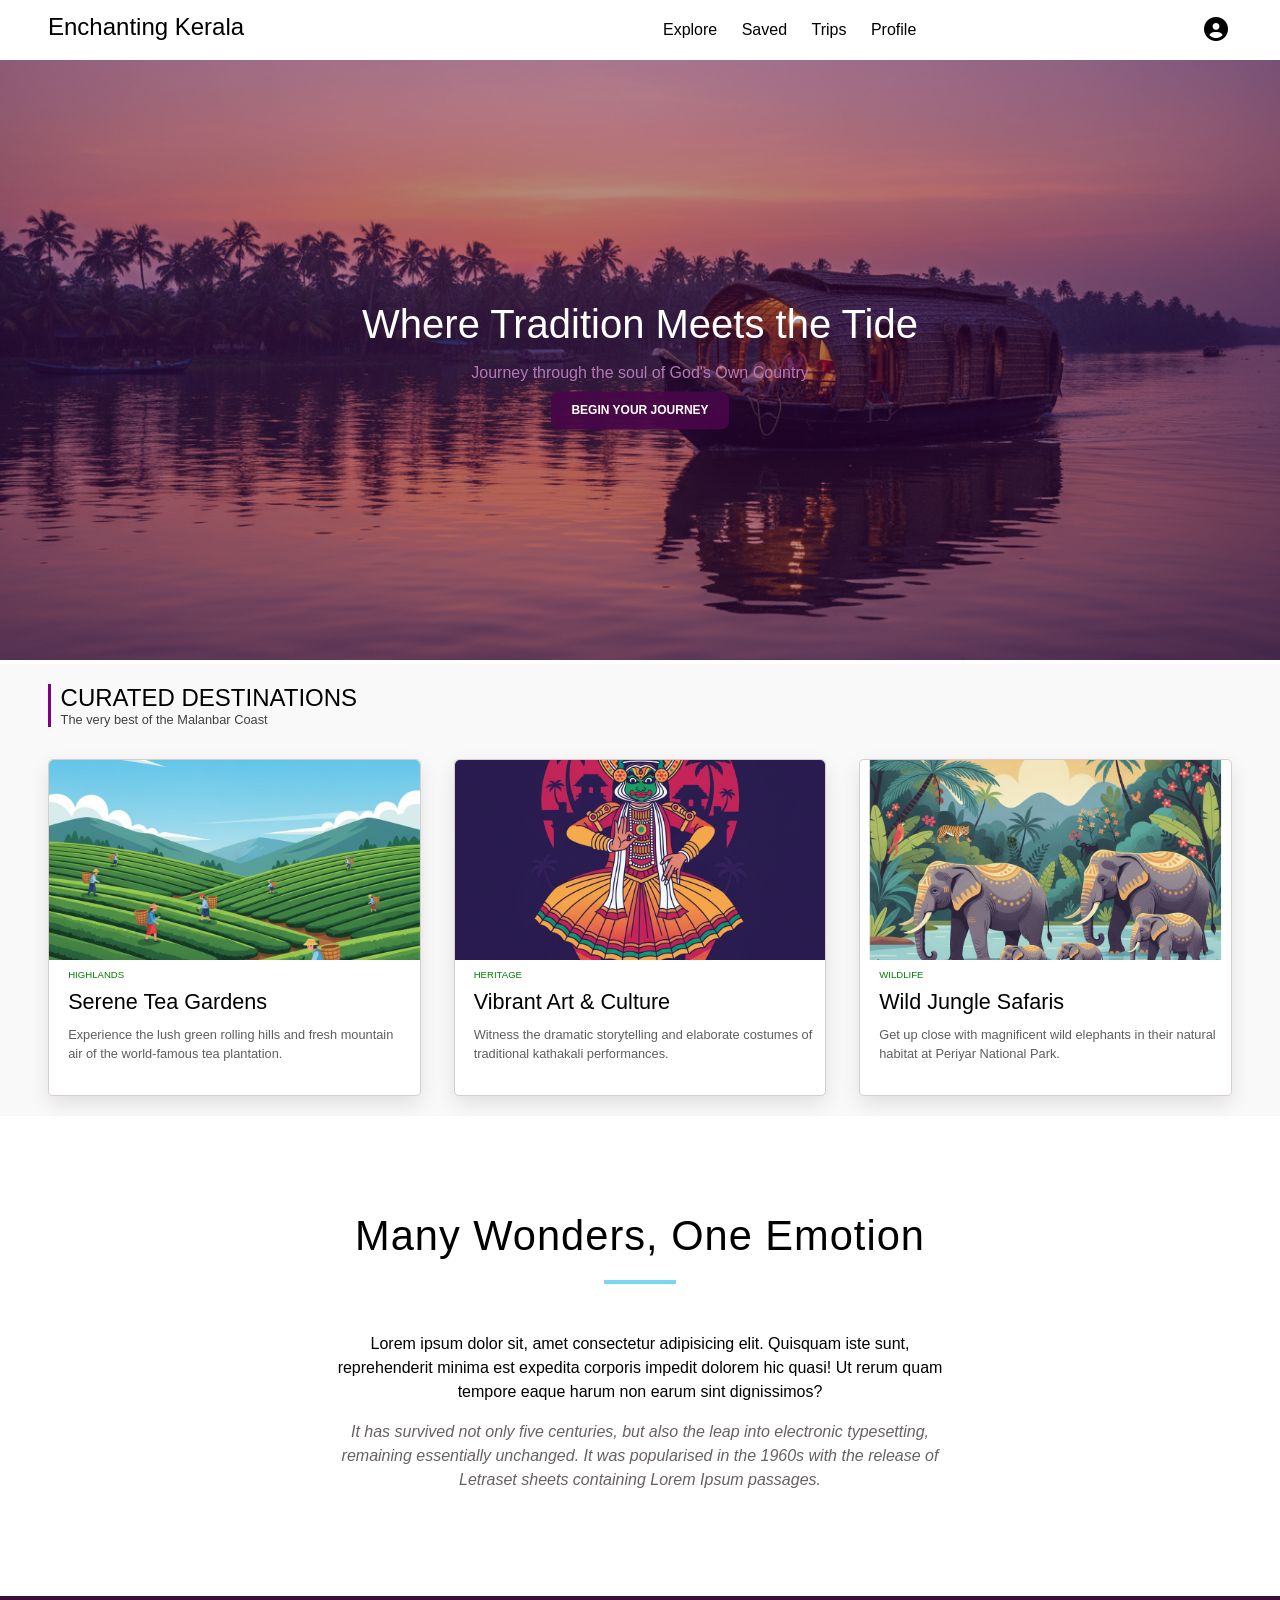
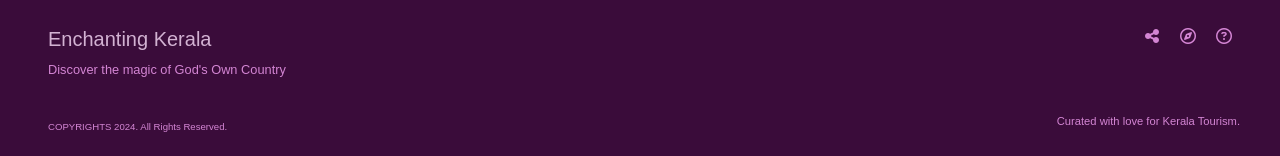
<file: Exercise-1/index.html>
<!DOCTYPE html>
<html lang="en">
<head>
    <meta charset="UTF-8">
    <meta name="viewport" content="width=device-width, initial-scale=1.0">
    <link rel="stylesheet" href="style.css"/>
    <link rel="stylesheet" href="https://cdnjs.cloudflare.com/ajax/libs/font-awesome/6.7.2/css/all.min.css">
    <title>Enchanting Kerala</title>
</head>
<body>

    <!-- Start of Header Section -->
    <header>
        <h1 class="logo">Enchanting Kerala</h1>
        
        <nav>
            <ul>
                <li><a href="#">Explore</a></li>
                <li><a href="#">Saved</a></li>
                <li><a href="#">Trips</a></li>
                <li><a href="#">Profile</a></li> 
            </ul>
        </nav>
        <div class="profile">
            <i class="fa-solid fa-circle-user"></i>
        </div>
    </header>
    <!-- End of Header Section -->
    
    <!-- Start of Main Section -->
    <main>
        
        <section class="hero">
            <img src="./assets/screen5.png" alt=""/>
            <div class="overlay"></div>
            <div class="hero-content">
                <div class="hero-title">Where Tradition Meets the Tide</div>
                <p>Journey through the soul of God's Own Country</p>
                <button>BEGIN YOUR JOURNEY</button>
            </div>
        </section>

        <section class="container">

            <div class="destination">
                <div class="dest-title">CURATED DESTINATIONS</div>
                <p>The very best of the Malanbar Coast</p>
            </div>

            <div class="cards">

            <div class="box">
                <img class="box-img" src="./assets/screen2.png" alt="Farmers harvesting in the Tea Gardens">
                <div class="category">HIGHLANDS</div>
                <div class="name">Serene Tea Gardens</div>
                <div class="description">
                    Experience the lush green rolling hills and fresh 
                    mountain air of the world-famous tea plantation.
                </div>
            </div>

            <div class="box">
                <img class="box-img" src="./assets/screen3.png" alt="Traditional Kathakali dancer in colorful costume and makeup">
                <div class="category">HERITAGE</div>
                <div class="name">Vibrant Art & Culture</div>
                <div class="description">
                    Witness the dramatic storytelling and elaborate 
                    costumes of traditional kathakali performances.
                </div>
            </div>

            <div class="box">
                <img class="box-img" src="./assets/screen4.png" alt="Elephants in the Periyar Wildlife Sanctuary forest, Kerala">
                <div class="category">WILDLIFE</div>
                <div class="name">Wild Jungle Safaris</div>
                <div class="description">
                    Get up close with magnificent wild elephants
                    in their natural habitat at Periyar National Park.
                </div>
            </div>

            </div>
        </section>

        <section class="emotion">
            <h2>Many Wonders, One Emotion</h2>

            <div class="divider"></div>

            <p>
                Lorem ipsum dolor sit, amet consectetur adipisicing elit. Quisquam iste sunt, reprehenderit minima est expedita corporis impedit dolorem hic quasi! Ut rerum quam tempore eaque harum non earum sint dignissimos?
            </p>

            <p style="color: #686161; font-style: italic;">
                It has survived not only five centuries, but also the leap into
                electronic typesetting, remaining essentially unchanged. It was
                popularised in the 1960s with the release of Letraset sheets
                containing Lorem Ipsum passages.
            </p>
        </section>
    </main>
    <!-- End of Main Section -->
    
    <!-- Start of Footer Section -->
    <footer>
        <div class="left">
            <p class="footer-left1">Enchanting Kerala</p>
            <p class="footer-left2">Discover the magic of God's Own Country</p>
        </div>

        <div class="icons">
            <i class="fa-solid fa-share-nodes"></i>
            <i class="fa-regular fa-compass" ></i>
            <i class="fa-regular fa-circle-question"></i>
        </div>

        <div class="copyrights">COPYRIGHTS 2024. All Rights Reserved.</div>
        <div class="right-bot">Curated with love for Kerala Tourism.</div>

    </footer>
    <!-- End of Footer Section -->
     
</body>
</html>
</file>
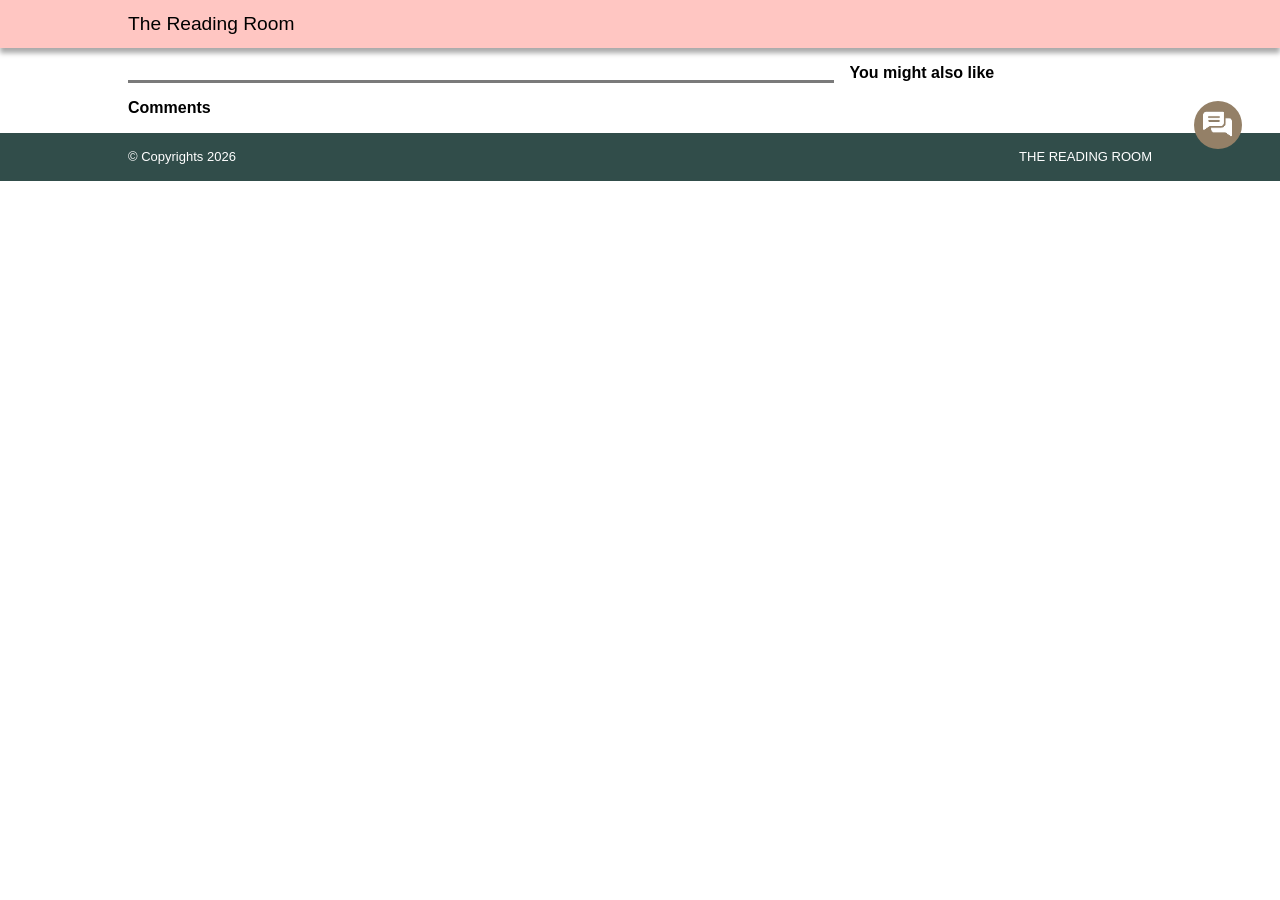
<file: Exercise-4/index.html>
<!DOCTYPE html>
<html lang="en">
<head>
    <meta charset="UTF-8">
    <meta name="viewport" content="width=device-width, initial-scale=1.0">
    <title>Real time content Retriever</title>
    <link rel="stylesheet" href="style.css">
</head>
<body>

    <!-- Start of spinner -->
        <div class="spinner-overlay">
            <div class="spinner"></div>
            <p>Loading Content...</p>
        </div>
    <!-- End of spinner -->

    <!-- Start of header section -->
    <header>
        <section class="wrapper header-content">
            <h1>The Reading Room</h1>
            <div class="profile"> </div>
        </section>
    </header>
    <!-- End of header section -->
    
    
    <!-- Start of main section -->
    <main class="wrapper container">
        
        <section class="left-section">
            <!-- Video section -->
            <section class="video-container"> </section>

            <div class="line"></div>

            <!-- Comments section -->
            <section class="comment-container"> 
                <p class="title">Comments</p>
            </section>
        </section>

        <section class="image-section"> 
            <p class="title">You might also like</p>
        </section>
    </main>
    <!-- End of main section -->
    
    <!-- Start of footer section -->
    <footer>
        <section class="wrapper footer-content">
            <p> &copy; Copyrights 2026 </p>
            <p>THE READING ROOM</p>
        </section>

        <button class="chat-button">
            <img src="./assets/chatting 1.png" alt="Chat Logo" class="chat-icon"/>
        </button>
    </footer>
    <!-- End of footer section -->

    <script src="https://code.jquery.com/jquery-3.7.1.min.js"></script>
    <script src="script.js"></script>
</body>
</html>
</file>
<file: Exercise-1/style.css>
* {
    padding : 0;
    margin : 0;
    box-sizing: border-box;
}

body {
    font-family:'Gill Sans', 'Gill Sans MT', Calibri, 'Trebuchet MS', sans-serif;
}

.logo {
    display: inline-block;
    font-size: 1.5rem;
    font-weight: lighter;
}

nav {
    display: inline-block;
    margin-left: 35%;
}

nav ul {
    list-style-type: none;
}

nav li {
    display: inline-block;
    margin-right: 1.25rem;
}

nav a {
    text-decoration: none;
    color: #000000;
}

nav a:hover {
    color: #800080;
}

header {
    position: relative;
    top: 0.5rem;
    padding: 0.3rem 3rem;
    min-height: 3.75rem;
}

.profile {
    position: absolute;
    right: 3.25rem;
    top: 0.5rem;
    font-size: 1.5rem;
}

.profile:hover {
    cursor: pointer;
}

.hero {
    position: relative;
}

.hero img {
    width: 100%;
    height: 37.5rem; 
    object-fit: cover;
}

.hero-content {
    position: absolute;
    top: 50%;
    width: 100%;
    text-align: center;
    transform: translateY(-50%);
}

.hero-title {
    font-size: 2.5rem;
    color: #ffffff;
    line-height: 1.5;
}

.hero p {
    color: #b578b5;
    margin-top: 0.6rem;
}

.hero-content button {
    background-color: #470647eb;
    padding: 0.75rem 1.25rem;
    border-radius: 0.5rem;
    font-size: 0.75rem;
    border: none;
    color: #ffffff;
    font-weight: bold;
    margin-top: 0.6rem;
}

.overlay {
    position: absolute;
    top: 0;
    left: 0;
    width: 100%;
    height: 37.5rem;
    background: #48055a66;
}

.box-img {
    height: 12.5rem;
    width: 100%;
    border-radius: 0.3rem 0.3rem 0 0;
    object-fit: cover;
}

.box {
    vertical-align: top;
    display: inline-block;
    width: 31.5%;
    /* height: 22rem; */
    font-size: 1rem;
    border: 0.05rem solid #d9cccc;
    border-radius: 0.3rem;
    box-shadow: 0 0.5rem 1.25rem #0000001a;
    margin-right: 2.75%;
    background-color: #ffffff;
}

.box:last-child {
    margin-right: 0;
}

.category,
.name,
.description {
    margin-left: 0.6rem;
    padding: 0.3rem 0.6rem;
}

.category {
    color: #008000;
    font-size: 0.6rem;
}

.name {
    font-size: 1.35rem
}

.description {
    color: #615d5d;
    font-size: 0.8rem;
    line-height: 1.5;
    padding-bottom: 2rem;
}

.destination {
    border-left: 0.2rem solid #800080;
    text-align: left;
    padding-left: 0.6rem;
    margin-bottom: 2rem;
}

.dest-title {
    font-size: 1.5rem;
}

.destination p {
    color: #444040;
    font-size: 0.8rem;
}

.container{
    padding: 1.25rem 3rem;
    background-color: #faf9f9;
}

.cards{
    font-size: 0;
    text-align: left;
}

.emotion {
    text-align: center;
    padding: 6rem 3rem;
}

.emotion p{
    max-width: 40.6rem;
    text-align: center;
    margin: auto;
    padding: 0.5rem;
    line-height: 1.5;
}

.emotion h2 {
    font-size: 2.6rem;
    font-weight: lighter;
    margin-bottom: 1.25rem;
    letter-spacing: 1px;
}

.divider {
    width: 4.5rem;
    height: 0.2rem;
    background-color: #77d7f4;
    margin: 0 auto 2.5rem;
}

footer {
    background-color: #3a0c3a;
    position: relative;
    color: #d385d3;
    padding: 2rem 3rem;
    height: 10rem;
}

.footer-left1 {
    color: #d2b2d2;
    font-size: 1.25rem;
    font-weight: lighter;
}

.footer-left2 {
    margin-top: 1rem;
    font-size: 0.8rem;
    line-height: 0.5;
}

.copyrights {
    position: absolute;
    font-size: 0.6rem;
    bottom: 1.5rem;
}

.icons {
    position: absolute;
    top: 2rem;
    right: 3rem;
}
.icons i {
    margin-left: 1rem;
}
.right-bot {
    font-size: 0.7rem;
    position: absolute;
    right: 2.5rem;
    bottom: 1.8rem;
}
</file>
<file: Exercise-4/style.css>
* {
    box-sizing: border-box;
    margin: 0px;
    padding: 0px;
    font-family: 'Gill Sans', 'Gill Sans MT', Calibri, 'Trebuchet MS', sans-serif;
}

.wrapper {
    margin: 0 auto;
    max-width: 1440px;
    width: 80%;
}

.spinner-overlay {
    position: fixed;
    inset: 0;
    background-color: #ffffffcc;
    display: flex;
    flex-direction: column;
    justify-content: center;
    align-items: center;
    gap: 1rem;
    z-index: 1;
}

.spinner {
    width: 2rem;
    height: 2rem;
    border: 4px solid #ddd;
    border-radius: 50%;
    border-top-color: #948067;
    animation: spin 1s linear infinite;
}

@keyframes spin {
    to {
        transform: rotate(360deg);
    }
}

header {
    background-color: #ffc6c2;
    box-shadow: 0 5px 5px #00000057;
}

.header-content {
    display: flex;
    justify-content: space-between;
    align-items: center;
    padding: 0.8rem 0;
}

h1 {
    font-weight: 100;
    font-size: 1.2rem;
}

.profile {
    display: flex;
    align-items: center;
    gap: 1rem;
}

.profile-logo {
    width: 2.5rem;
    height: 2.5rem;
    border-radius: 50%;
}

.container {
    padding: 1rem 0 ;
    display: flex;
    gap: 1rem;
}

.left-section {
    width: 70%;
}

.image-section {
    width: 30%;
    display: flex;
    flex-direction: column;
    gap: 0.5rem;
    
    max-height: 100vh;
    overflow-y: auto;

    position: sticky;
    top: 1rem;
}

.image-section img {
    width: 100%;
    object-fit: contain;
}

.left-section p {
    text-align: justify;
}

video {
    width: 100%;
    height: auto;
}

.title {
    font-weight: 600;
}

.video-description {
    padding: 1rem 0;
}

.line {
    width: 100%;
    height: 3px;
    background-color: #00000085;
    margin: 1rem 0;
}

.comments {
    display: flex;
    gap: 1rem;
    padding: 0.5rem 0;
}

.comment {
    display: flex;
    flex-direction: column;
}

.username {
    padding: 0 0 0.3rem 0;
}

footer {
    background-color: #314d4a;
    min-height: 3rem;
    color: #ffffff;
    position: relative;
}

.footer-content {
    display: flex;
    justify-content: space-between;
    align-items: center;
    min-height: 3rem;
    font-size: small;
}

.chat-button {
    position: absolute;
    right: 3%;
    top: -65%;

    height: 3rem;
    width: 3rem;
    border-radius: 50%;
    background-color: #948067;
    border: none;
}

.chat-icon {
    width: 60%;
    height: 60%;
}
</file>
